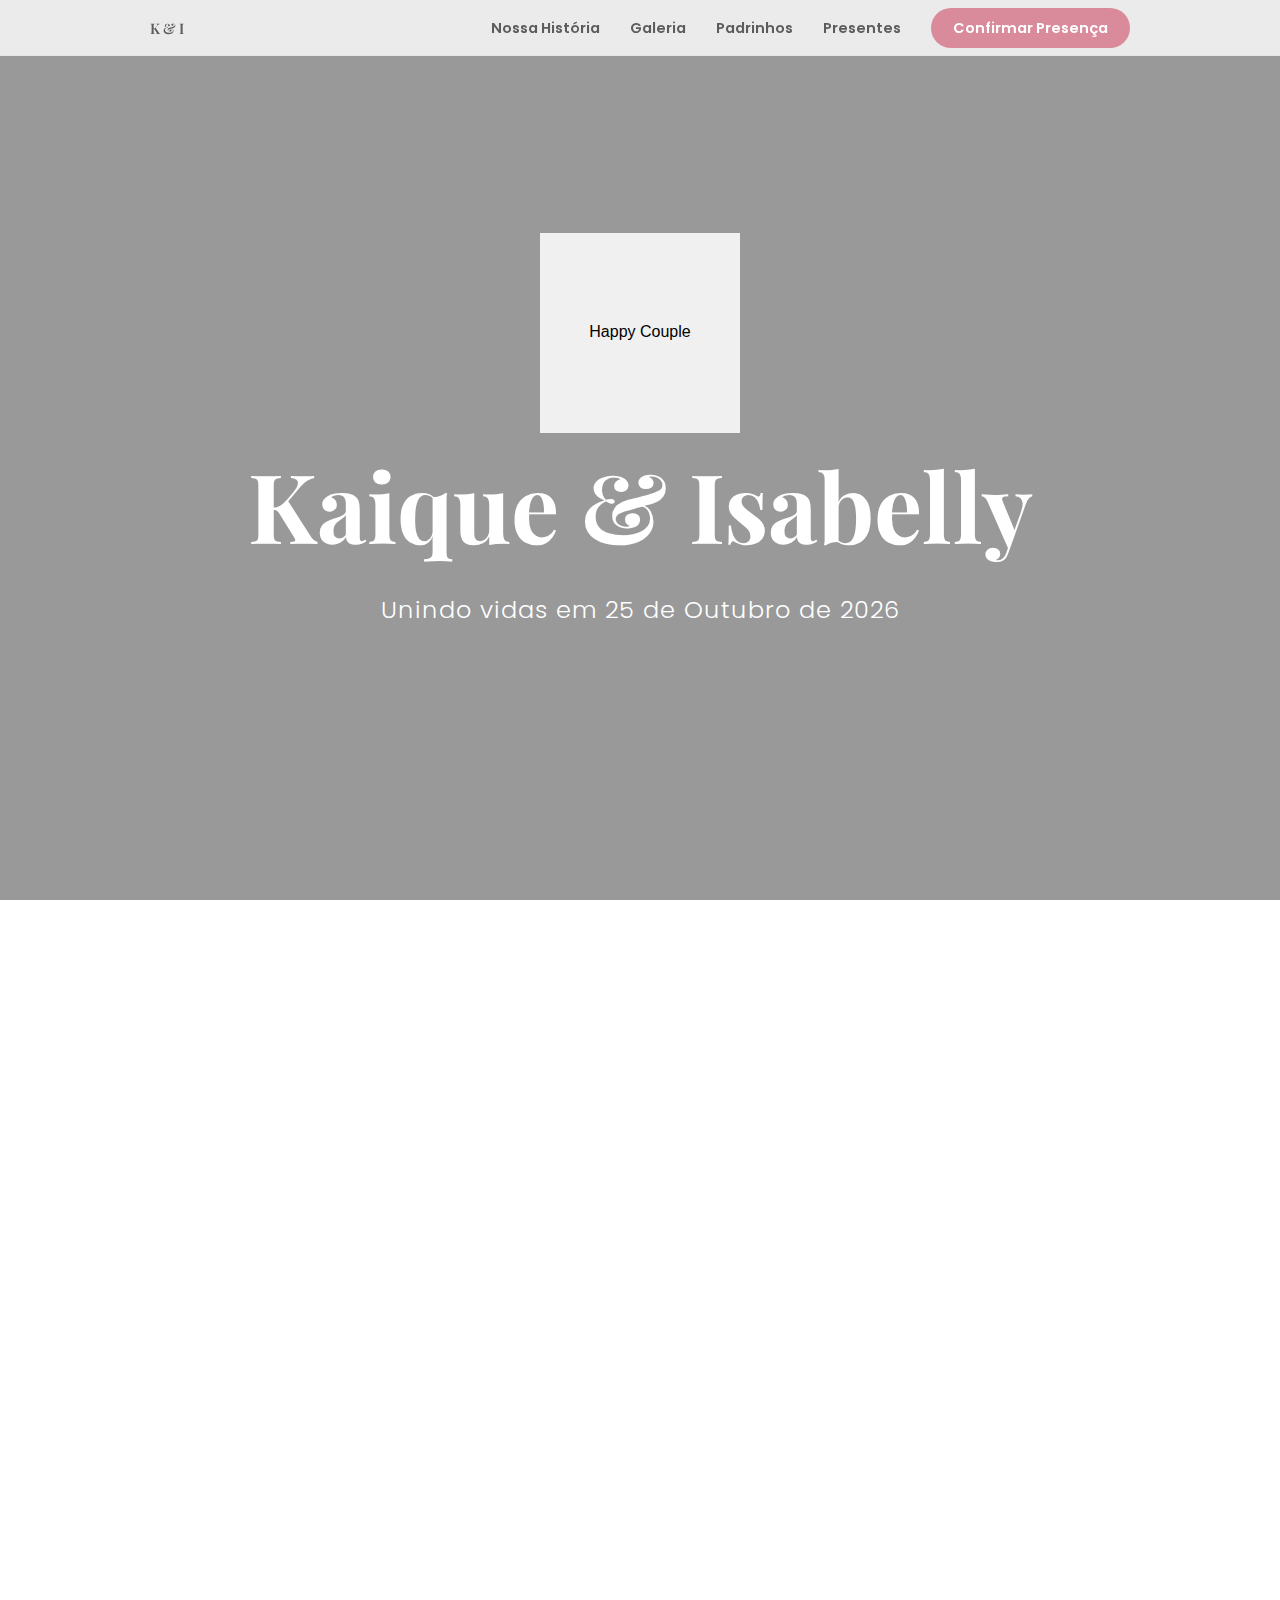
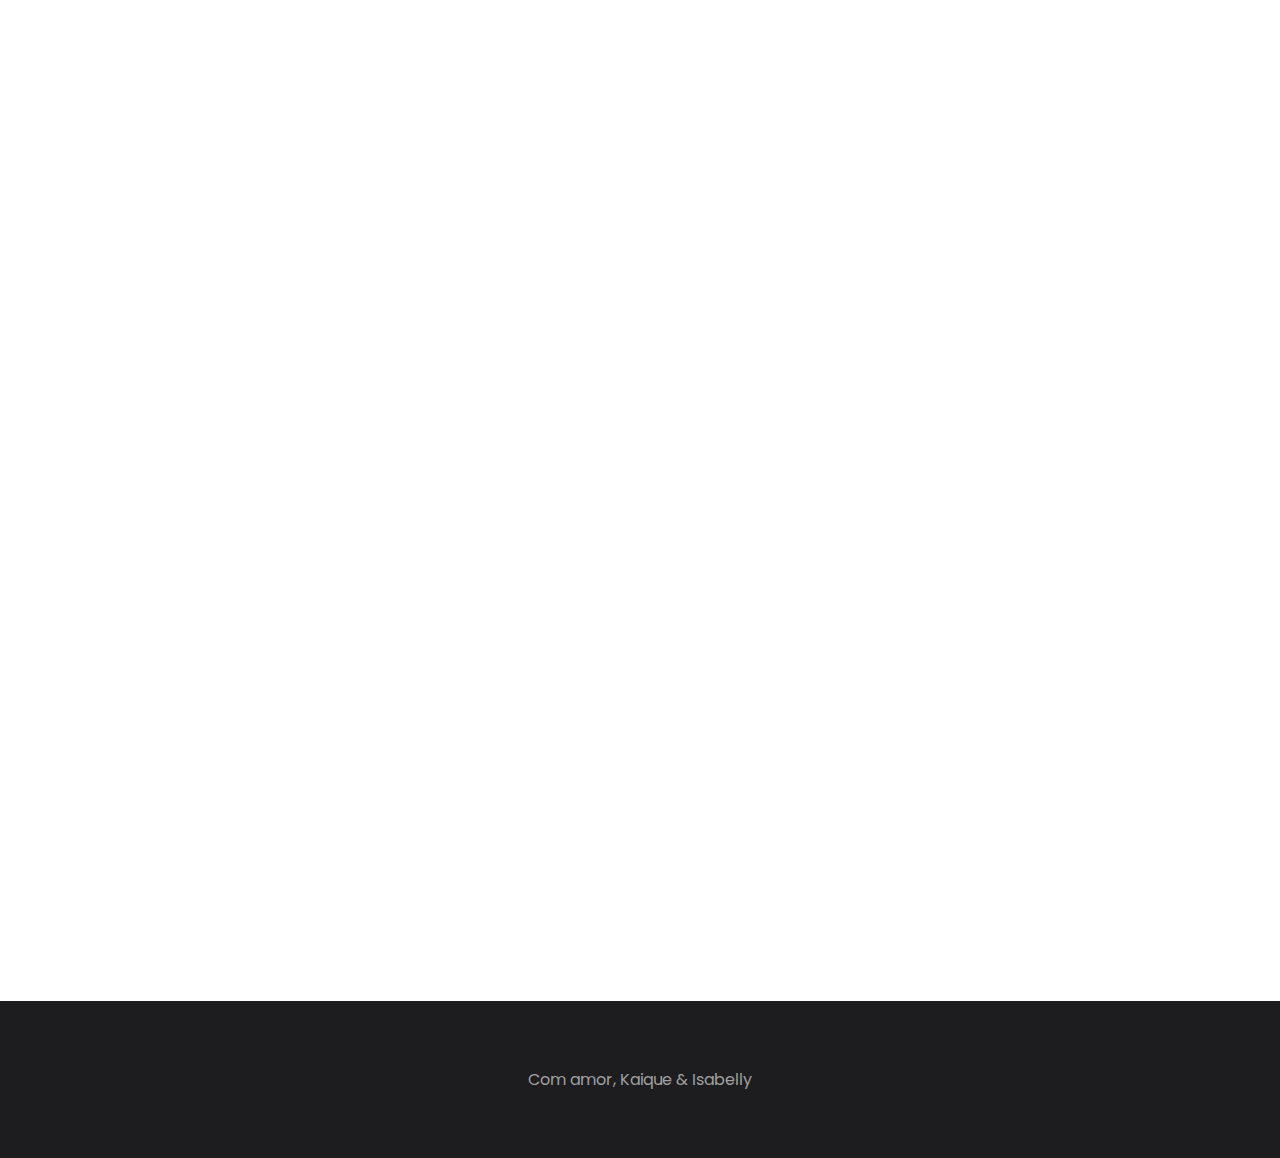
<file: index.html>
<!DOCTYPE html>
<html lang="pt-BR">
<head>
    <meta charset="UTF-8">
    <meta name="viewport" content="width=device-width, initial-scale=1.0">
    <title>O Casamento de Kaique & Isabelly</title>
    <link rel="stylesheet" href="style.css">
    <link rel="preconnect" href="https://fonts.googleapis.com">
    <link rel="preconnect" href="https://fonts.gstatic.com" crossorigin>
    <link href="https://fonts.googleapis.com/css2?family=Playfair+Display:wght@500;700&family=Poppins:wght@300;400;600&display.swap" rel="stylesheet">
</head>
<body>

    <nav class="navbar">
        <div class="container">
            <a href="#home" class="nav-brand">K & I</a>
            <ul>
                <li><a href="#story">Nossa História</a></li>
                <li><a href="#gallery">Galeria</a></li>
                <li><a href="#sponsors">Padrinhos</a></li>
                <li><a href="#gift-list">Presentes</a></li>
                <li><a href="#rsvp" class="nav-button">Confirmar Presença</a></li>
            </ul>
        </div>
    </nav>

    <header id="home" class="header-illustration">
        <div class="hero-content">
            <img src="[data-uri]" alt="Ilustração do Casal" class="header-couple-img">
            <h1>Kaique & Isabelly</h1>
            <p>Unindo vidas em 25 de Outubro de 2026</p>
            <div id="countdown" class="countdown"></div>
        </div>
    </header>

    <main>
        <section id="story" class="container reveal">
            <h2 class="section-title">Nossa História</h2>
            <p class="section-subtitle">Dois caminhos, um destino. Uma história que começou com um simples "oi" e nos trouxe ao nosso "para sempre". Convidamos você a celebrar o capítulo mais importante de nossas vidas.</p>
        </section>
        
        <section id="gallery" class="light-bg reveal">
            <div class="container">
                <h2 class="section-title">Nossos Momentos</h2>
                <div class="gallery-grid">
                    <img src="[data-uri]" alt="Ilustração de um casal se abraçando" onclick="openModal(this.src)">
                    <img src="[data-uri]" alt="Ilustração de um casal tirando selfie" onclick="openModal(this.src)">
                    <img src="[data-uri]" alt="Ilustração de um casal trocando presentes" onclick="openModal(this.src)">
                </div>
            </div>
        </section>

        <section id="sponsors" class="reveal">
            <div class="container">
                <h2 class="section-title">Padrinhos & Madrinhas</h2>
                <p class="section-subtitle">As pessoas que nos guiaram, apoiaram e que agora estarão ao nosso lado no altar.</p>
                <div class="sponsors-grid">
                    <div class="sponsor-item">
                        <img src="[data-uri]" alt="Ilustração de amigos">
                        <h3>Jessica & Bruno</h3>
                        <p>Amigos que a vida nos deu e que se tornaram família. Essenciais em nossa jornada.</p>
                    </div>
                    <div class="sponsor-item">
                        <img src="[data-uri]" alt="Ilustração de amigos">
                        <h3>Maria & João</h3>
                        <p>Conselheiros e parceiros de todas as horas. Não poderíamos dizer 'sim' sem vocês.</p>
                    </div>
                     <div class="sponsor-item">
                        <img src="[data-uri]" alt="Ilustração de amigos">
                        <h3>Lucas</h3>
                        <p>O irmão que a vida me deu e o amigo que sempre esteve lá. Sua presença é meu presente.</p>
                    </div>
                </div>
            </div>
        </section>

        <section id="event-details" class="light-bg reveal">
            <div class="container">
                <h2 class="section-title">A Celebração</h2>
                <div class="details-grid">
                    <div class="detail-item">
                        <h3>Cerimônia & Recepção</h3>
                        <p>Sábado, 25 de Outubro de 2026, às 16:00</p>
                        <p><strong>Salão de Festas Elegance</strong></p>
                        <p>Rua da Celebração, 456, São Paulo</p>
                    </div>
                    <div class="detail-item">
                        <h3>Traje</h3>
                        <p>Esporte Fino</p>
                        <p>Sua presença elegante e confortável é o que importa para nós.</p>
                    </div>
                </div>
            </div>
        </section>

        <section id="gift-list" class="reveal">
            <div class="container">
                <h2 class="section-title">Lista de Presentes</h2>
                <p class="section-subtitle">Sua presença é o maior presente. Mas se desejar, criamos uma forma divertida de participar dos nossos sonhos.</p>
                <div class="gift-grid">
                    <div class="gift-item">
                        <img src="[data-uri]" alt="Ilustração de Viagem">
                        <h3>Nossa Lua de Mel</h3>
                        <p class="price">Contribua com qualquer valor para nossa viagem dos sonhos.</p>
                        <a href="comprar.html?title=Nossa+Lua+de+Mel&price=300" class="button">Contribuir</a>
                    </div>
                    <div class="gift-item">
                        <img src="[data-uri]" alt="Ilustração de Jantar">
                        <h3>Jantar Romântico</h3>
                        <p class="price">Nos presenteie com uma experiência gastronômica inesquecível.</p>
                        <a href="comprar.html?title=Jantar+Romântico&price=350" class="button">Oferecer Jantar</a>
                    </div>
                    <div class="gift-item">
                        <img src="[data-uri]" alt="Ilustração de Dança">
                        <h3>Aulas de Dança</h3>
                        <p class="price">Para aprimorar o talento do noivo para a primeira dança.</p>
                        <a href="comprar.html?title=Aulas+de+Dança+para+o+Noivo&price=150" class="button">Apoiar o Ritmo</a>
                    </div>
                </div>
            </div>
        </section>

        <section id="rsvp" class="light-bg reveal">
            <div class="container">
                <h2 class="section-title">Confirme sua Presença</h2>
                <p class="section-subtitle">Por favor, confirme sua presença até 25/09/2026. Estamos ansiosos para celebrar com você!</p>
                <form id="rsvp-form" name="rsvp" method="POST" data-netlify="true">
                    <input type="hidden" name="form-name" value="rsvp" />
                    <input type="text" name="Nome" placeholder="Seu nome completo" required>
                    <input type="email" name="Email" placeholder="Seu e-mail" required>
                    <input type="text" name="Música" placeholder="Qual música não pode faltar na festa?">
                    <button type="submit">Enviar Confirmação</button>
                </form>
                <div id="rsvp-status" class="form-status"></div>
            </div>
        </section>
    </main>

    <footer><p>Com amor, Kaique & Isabelly</p></footer>

    <div id="gallery-modal" class="modal">
        <span class="close-modal">&times;</span>
        <img class="modal-content" id="modal-image">
    </div>

    <script src="script.js"></script>
</body>
</html>
</file>
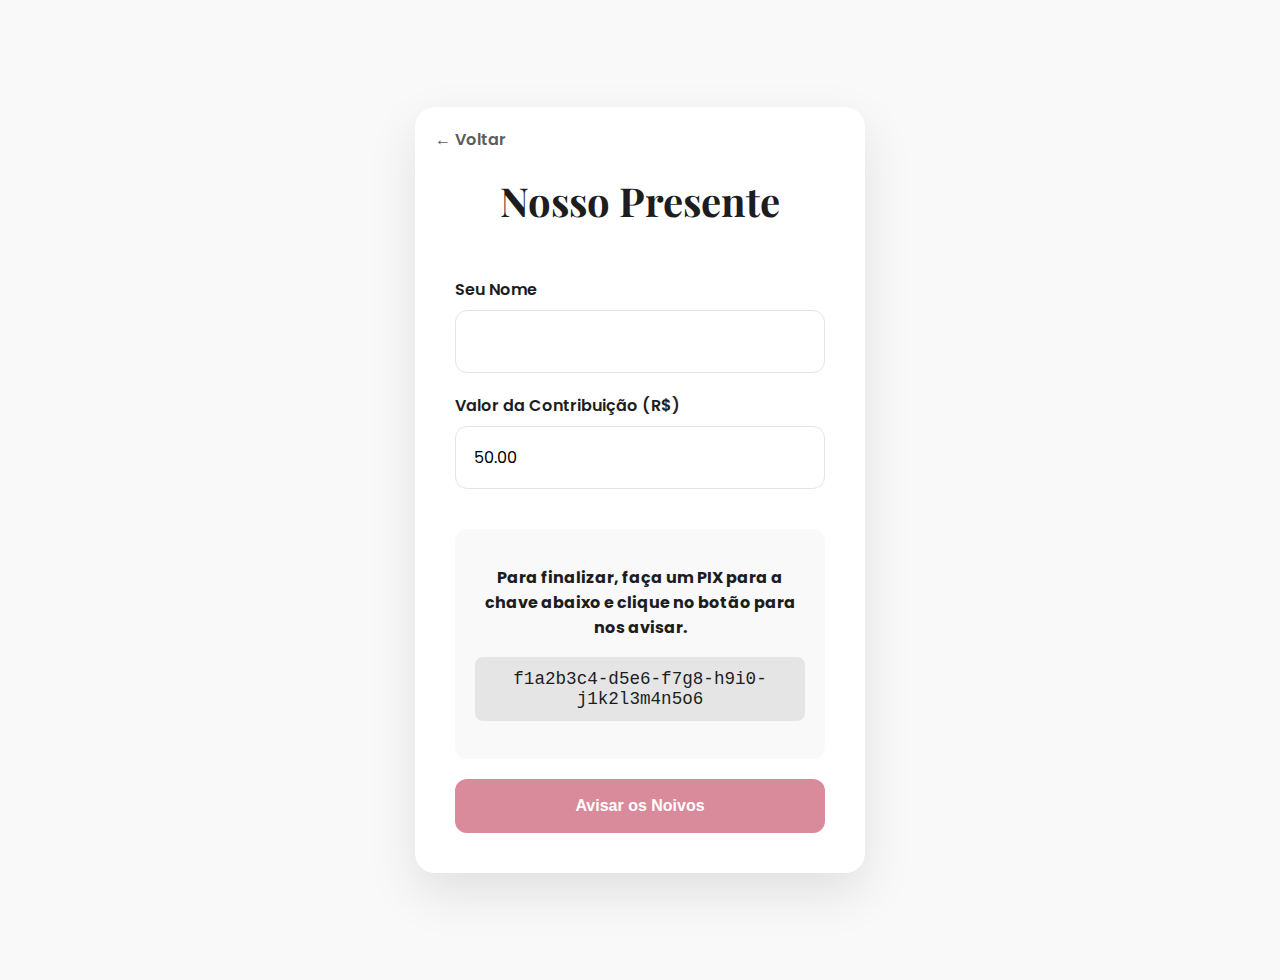
<file: comprar.html>
<!DOCTYPE html>
<html lang="pt-BR">
<head>
    <meta charset="UTF-8">
    <meta name="viewport" content="width=device-width, initial-scale=1.0">
    <title>Presentear Kaique & Isabelly</title>
    <link rel="stylesheet" href="style.css">
    <link rel="preconnect" href="https://fonts.googleapis.com">
    <link rel="preconnect" href="https://fonts.gstatic.com" crossorigin>
    <link href="https://fonts.googleapis.com/css2?family=Playfair+Display:wght@500;700&family=Poppins:wght@300;400;600&display=swap" rel="stylesheet">
</head>
<body class="purchase-body">
    <main class="purchase-container-wrapper">
        <div id="form-wrapper">
            <div class="purchase-header">
                <a href="index.html" class="back-link-main">← Voltar</a>
                <h1 id="gift-title">Carregando...</h1>
            </div>
            <div class="purchase-content">
                <form id="purchase-form" action="https://formspree.io/f/xyznlkya" method="POST">
                    <input type="hidden" id="hidden-gift-title" name="Presente Escolhido">
                    <div>
                        <label for="guest-name">Seu Nome</label>
                        <input type="text" id="guest-name" name="Nome do Convidado" required>
                    </div>
                    <div>
                        <label for="gift-amount">Valor da Contribuição (R$)</label>
                        <input type="number" id="gift-amount" name="Valor do Presente" step="0.01" min="1.00" required>
                    </div>
                    <div class="pix-details">
                        <p><strong>Para finalizar, faça um PIX para a chave abaixo e clique no botão para nos avisar.</strong></p>
                        <p class="pix-key">f1a2b3c4-d5e6-f7g8-h9i0-j1k2l3m4n5o6</p>
                    </div>
                    <button type="submit">Avisar os Noivos</button>
                </form>
            </div>
        </div>
        <div id="success-message" class="hidden">
            <div class="success-content">
                <span class="success-icon">✓</span>
                <h2>Obrigado, <span id="guest-name-success"></span>!</h2>
                <p>Seu carinho ilumina nosso caminho! Recebemos seu aviso. Se desejar, pode nos enviar o comprovante por WhatsApp.</p>
                <a href="https://wa.me/5511999998888" target="_blank" class="whatsapp-button">Enviar Comprovante</a>
                <a href="index.html" class="back-link-success">Voltar ao site</a>
            </div>
        </div>
    </main>
    <script src="script.js"></script>
</body>
</html>
</file>
<file: style.css>
:root {
    --rosa-destaque: #D98B9C;
    --texto-principal: #1d1d1f;
    --texto-secundario: #5c5c5e;
    --fundo-branco: #ffffff;
    --fundo-cinza-claro: #f9f9f9;
    --borda-suave: #e5e5e5;
    --font-serif: 'Playfair Display', serif;
    --font-sans: 'Poppins', sans-serif;
    scroll-behavior: smooth;
    scroll-padding-top: 80px;
}

body {
    font-family: var(--font-sans);
    color: var(--texto-principal);
    background: var(--fundo-branco);
    margin: 0;
    -webkit-font-smoothing: antialiased;
}

.container { max-width: 980px; margin: 0 auto; padding: 0 20px; }
h1, h2, h3 { font-family: var(--font-serif); }
.section-title { font-size: 3.5rem; text-align: center; margin-bottom: 20px; }
.section-subtitle { font-size: 1.2rem; text-align: center; max-width: 600px; margin: 0 auto 80px auto; color: var(--texto-secundario); line-height: 1.6; }
section { padding: 120px 0; }
.light-bg { background: var(--fundo-cinza-claro); }

/* NAVEGAÇÃO */
.navbar {
    background: rgba(255,255,255,0.8); backdrop-filter: blur(20px); -webkit-backdrop-filter: blur(20px);
    border-bottom: 1px solid var(--borda-suave); padding: 15px 0;
    position: fixed; width: 100%; top: 0; z-index: 1000;
}
.navbar .container { display: flex; justify-content: space-between; align-items: center; }
.nav-brand { font-family: var(--font-serif); font-size: 1.8rem; text-decoration: none; font-weight: 700; color: var(--texto-principal); }
.navbar ul { list-style: none; margin: 0; padding: 0; display: flex; align-items: center; gap: 30px; }
.navbar a { text-decoration: none; color: var(--texto-secundario); font-weight: 600; font-size: 0.9rem; transition: color 0.3s; }
.navbar a:hover { color: var(--rosa-destaque); }
.nav-button { background: var(--rosa-destaque); color: var(--fundo-branco) !important; padding: 10px 22px; border-radius: 50px; }

/* HEADER E COUNTDOWN */
header {
    background: linear-gradient(rgba(0,0,0,0.4), rgba(0,0,0,0.4)), url('https://i.imgur.com/h90AW6O.jpg') no-repeat center center/cover;
    height: 100vh; display: flex; align-items: center; justify-content: center; text-align: center; color: var(--fundo-branco);
}
.hero-content { animation: fadeIn 2s ease-in-out; }
.hero-content h1 { font-size: 6rem; margin: 0; }
.hero-content p { font-size: 1.5rem; font-weight: 300; letter-spacing: 1px; }
.countdown { display: flex; justify-content: center; gap: 30px; margin-top: 40px; }
.countdown div { font-size: 1.2rem; }
.countdown span { display: block; font-size: 3rem; font-weight: 700; }

/* ANIMAÇÃO DE REVELAÇÃO AO ROLAR */
.reveal { position: relative; opacity: 0; transform: translateY(50px); transition: opacity 1s, transform 1s; }
.reveal.active { opacity: 1; transform: translateY(0); }

/* GALERIA E MODAL */
.gallery-grid { display: grid; grid-template-columns: repeat(3, 1fr); gap: 20px; }
.gallery-grid img { width: 100%; height: 300px; object-fit: cover; border-radius: 12px; cursor: pointer; transition: transform 0.4s, box-shadow 0.4s; }
.gallery-grid img:hover { transform: scale(1.03); box-shadow: 0 20px 40px rgba(0,0,0,0.1); }
.modal { display: none; position: fixed; z-index: 1001; padding-top: 100px; left: 0; top: 0; width: 100%; height: 100%; overflow: auto; background-color: rgba(0,0,0,0.9); }
.modal-content { margin: auto; display: block; width: 80%; max-width: 700px; border-radius: 8px; }
.close-modal { position: absolute; top: 15px; right: 35px; color: #f1f1f1; font-size: 40px; font-weight: bold; transition: 0.3s; }
.close-modal:hover, .close-modal:focus { color: #bbb; text-decoration: none; cursor: pointer; }

/* DETALHES E PRESENTES */
.details-grid { display: grid; grid-template-columns: 1fr 1fr; gap: 50px; text-align: center; }
.gift-grid { display: grid; grid-template-columns: repeat(auto-fit, minmax(280px, 1fr)); gap: 30px; }
.gift-item {
    background: var(--fundo-branco); border-radius: 16px; border: 1px solid var(--borda-suave); text-align: center;
    padding: 20px; display: flex; flex-direction: column; transition: transform 0.3s, box-shadow 0.3s;
}
.gift-item:hover { transform: translateY(-10px); box-shadow: 0 15px 30px rgba(0,0,0,0.08); }
.gift-item img { width: 100%; height: 200px; object-fit: cover; border-radius: 12px; margin-bottom: 20px; }
.gift-item h3 { flex-grow: 1; font-size: 1.5rem; margin-bottom: 10px; }
.gift-item .price { color: var(--texto-secundario); margin-bottom: 25px; }

/* FORMULÁRIOS */
form { max-width: 500px; margin: 0 auto; display: flex; flex-direction: column; gap: 20px; }
input {
    width: 100%; padding: 18px; border: 1px solid var(--borda-suave); border-radius: 12px;
    font-size: 1rem; font-family: var(--font-sans); box-sizing: border-box;
}
input:focus { border-color: var(--rosa-destaque); box-shadow: 0 0 0 4px rgba(217, 139, 156, 0.2); outline: none; }
button, .button {
    background: var(--rosa-destaque); color: var(--fundo-branco); border: none; font-weight: 600; cursor: pointer;
    font-size: 1rem; padding: 18px 20px; border-radius: 12px; text-decoration: none; text-align: center;
}
button:hover, .button:hover { background-color: var(--rosa-hover); }

/* PÁGINA DE COMPRA */
.purchase-body { background: var(--fundo-cinza-claro); }
.purchase-container-wrapper { display: flex; align-items: center; justify-content: center; min-height: 100vh; padding: 40px 20px; }
#form-wrapper, #success-message {
    background: var(--fundo-branco); border-radius: 20px; box-shadow: 0 20px 50px rgba(0,0,0,0.1);
    max-width: 450px; width: 100%; overflow: hidden;
}
.purchase-header { text-align: center; padding: 40px 40px 20px; position: relative; }
.purchase-header h1 { font-size: 2.5rem; margin-bottom: 0; }
.back-link-main { position: absolute; top: 20px; left: 20px; color: var(--texto-secundario); text-decoration: none; font-weight: 600; }
.purchase-content { padding: 30px 40px 40px; }
.purchase-content label { font-weight: 600; margin-bottom: 8px; display: block; }
.pix-details { padding: 20px; margin-top: 20px; border-radius: 12px; background: var(--fundo-cinza-claro); text-align: center; }
.pix-key {
    background: var(--borda-suave); padding: 12px; border-radius: 8px; font-family: monospace;
    font-size: 1.1rem; word-wrap: break-word; color: var(--texto-principal);
}

/* MENSAGEM DE SUCESSO */
.hidden { display: none; }
.success-content { padding: 50px 30px; text-align: center; animation: fadeIn 1s; }
.success-icon {
    display: inline-flex; width: 60px; height: 60px; border-radius: 50%; background: #28a745; color: white;
    align-items: center; justify-content: center; font-size: 2rem; margin-bottom: 20px;
}
.success-content h2 { font-size: 2rem; }
.whatsapp-button {
    display: inline-block; background: #25D366; color: white; padding: 15px 30px;
    border-radius: 50px; text-decoration: none; font-weight: 600; margin-top: 20px;
}
.back-link-success { display: block; margin-top: 20px; color: var(--texto-secundario); }

@keyframes fadeIn { from { opacity: 0; } to { opacity: 1; } }

/* RODAPÉ */
footer { text-align: center; padding: 50px; background-color: var(--texto-principal); color: #a0a0a0; }
</file>
